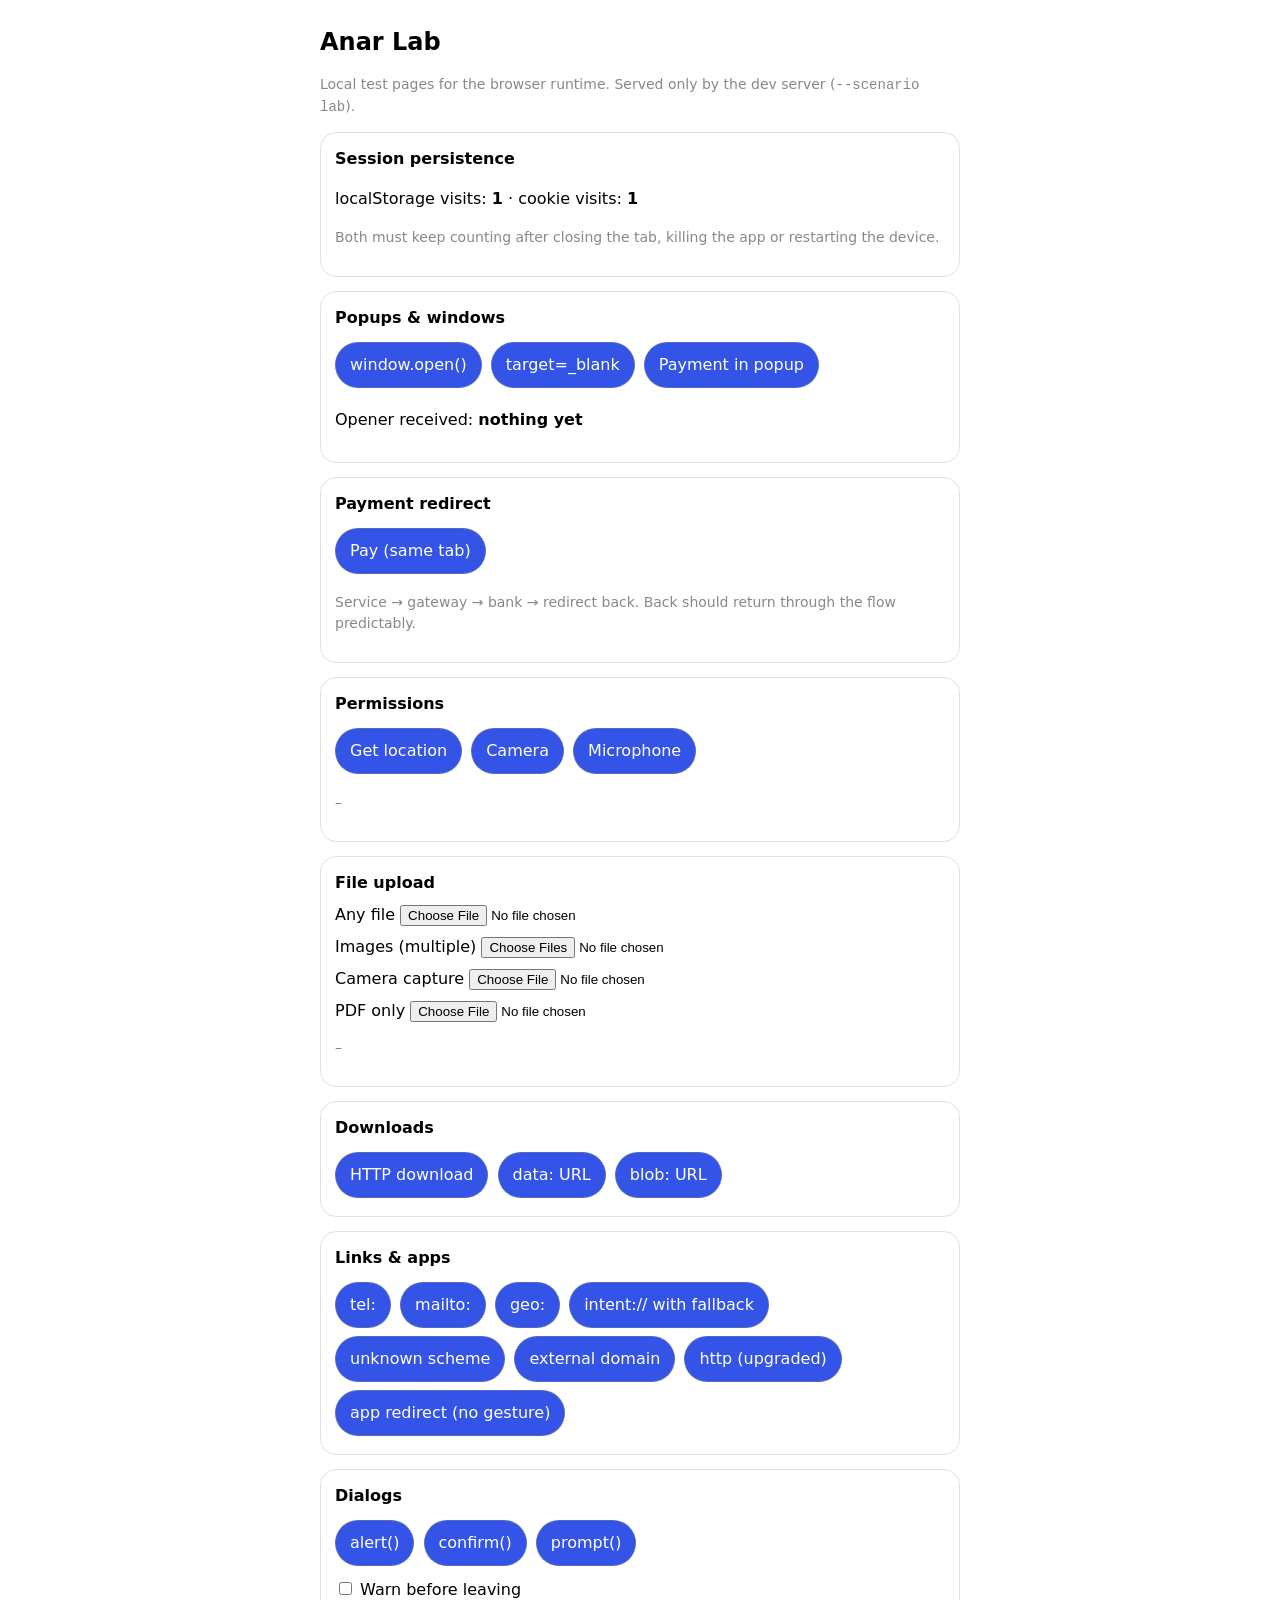
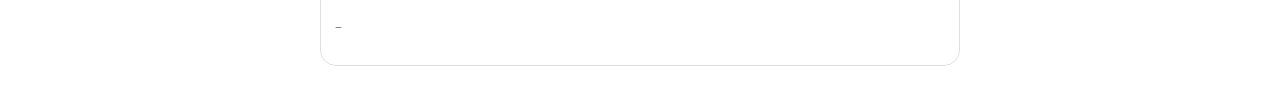
<file: public/lab/index.html>
<!doctype html>
<html lang="en">
<head>
<meta charset="utf-8">
<meta name="viewport" content="width=device-width, initial-scale=1">
<title>Anar Lab</title>
<link rel="stylesheet" href="lab.css">
</head>
<body>
<h1>Anar Lab</h1>
<p class="muted">Local test pages for the browser runtime. Served only by the dev server (<code>--scenario lab</code>).</p>

<section>
  <h2>Session persistence</h2>
  <p>localStorage visits: <b id="ls">–</b> · cookie visits: <b id="ck">–</b></p>
  <p class="muted">Both must keep counting after closing the tab, killing the app or restarting the device.</p>
</section>

<section>
  <h2>Popups &amp; windows</h2>
  <button onclick="window.open('popup.html', '_blank')">window.open()</button>
  <a class="button" href="popup.html" target="_blank">target=_blank</a>
  <button onclick="openPayPopup()">Payment in popup</button>
  <p>Opener received: <b id="msg">nothing yet</b></p>
</section>

<section>
  <h2>Payment redirect</h2>
  <a class="button" href="gateway.html?return=return.html">Pay (same tab)</a>
  <p class="muted">Service → gateway → bank → redirect back. Back should return through the flow predictably.</p>
</section>

<section>
  <h2>Permissions</h2>
  <button onclick="locate()">Get location</button>
  <button onclick="media({video: true})">Camera</button>
  <button onclick="media({audio: true})">Microphone</button>
  <p id="perm" class="muted">–</p>
</section>

<section>
  <h2>File upload</h2>
  <label>Any file <input type="file"></label>
  <label>Images (multiple) <input type="file" accept="image/*" multiple></label>
  <label>Camera capture <input type="file" accept="image/*" capture="environment"></label>
  <label>PDF only <input type="file" accept=".pdf,application/pdf"></label>
  <p id="files" class="muted">–</p>
</section>

<section>
  <h2>Downloads</h2>
  <a class="button" href="sample.txt" download>HTTP download</a>
  <a class="button" id="datalink" download="invoice.txt">data: URL</a>
  <button onclick="blobDownload()">blob: URL</button>
</section>

<section>
  <h2>Links &amp; apps</h2>
  <a class="button" href="tel:+982100000000">tel:</a>
  <a class="button" href="mailto:support@example.com">mailto:</a>
  <a class="button" href="geo:35.6997,51.3380">geo:</a>
  <a class="button" href="intent://scan/#Intent;scheme=zxing;package=com.google.zxing.client.android;S.browser_fallback_url=https%3A%2F%2Fexample.org%2F;end">intent:// with fallback</a>
  <a class="button" href="bankapp://pay?amount=1000">unknown scheme</a>
  <a class="button" href="https://example.com/">external domain</a>
  <a class="button" href="http://neverssl.com/">http (upgraded)</a>
  <button onclick="setTimeout(() => location.href = 'bankapp://redirect', 300)">app redirect (no gesture)</button>
</section>

<section>
  <h2>Dialogs</h2>
  <button onclick="alert('Hello from the lab')">alert()</button>
  <button onclick="document.getElementById('dlg').textContent = confirm('Proceed?')">confirm()</button>
  <button onclick="document.getElementById('dlg').textContent = prompt('Your name?', 'Sara')">prompt()</button>
  <label><input type="checkbox" onchange="window.onbeforeunload = this.checked ? () => 'x' : null"> Warn before leaving</label>
  <p id="dlg" class="muted">–</p>
</section>

<script src="lab.js"></script>
</body>
</html>
</file>
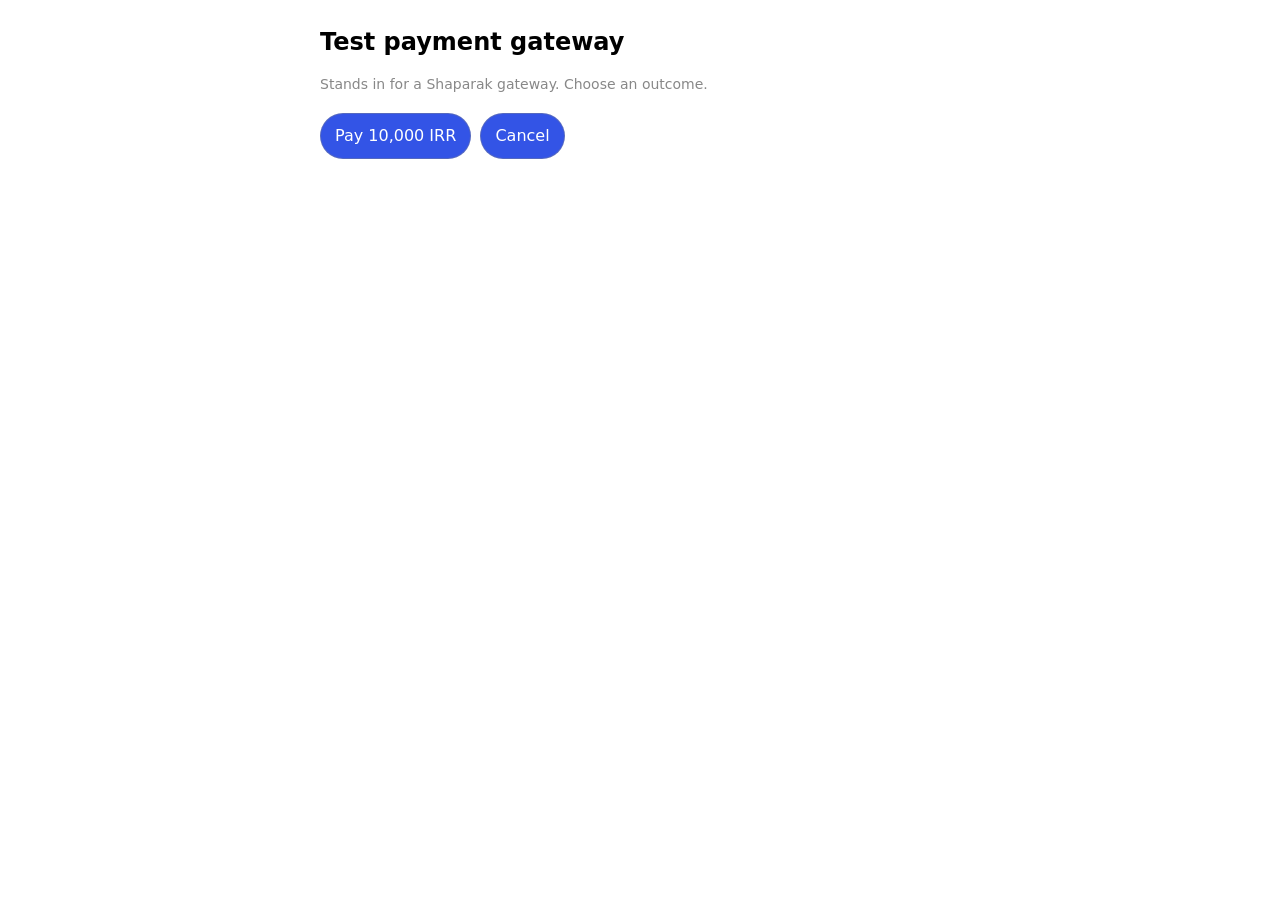
<file: public/lab/gateway.html>
<!doctype html>
<html><head><meta charset="utf-8"><meta name="viewport" content="width=device-width, initial-scale=1">
<title>Test gateway</title><link rel="stylesheet" href="lab.css"></head>
<body>
<h1>Test payment gateway</h1>
<p class="muted">Stands in for a Shaparak gateway. Choose an outcome.</p>
<button onclick="finish('ok')">Pay 10,000 IRR</button>
<button onclick="finish('cancel')">Cancel</button>
<script>
const params = new URLSearchParams(location.search);
function finish(result) {
  const target = `${params.get('return')}?result=${result}&ref=${Math.floor(Math.random() * 1e8)}`;
  if (params.get('popup') && window.opener) {
    window.opener.postMessage({ payment: result }, '*');
    window.close();
  } else {
    location.replace(target);  // gateways redirect back with a reference
  }
}
</script>
</body></html>
</file>
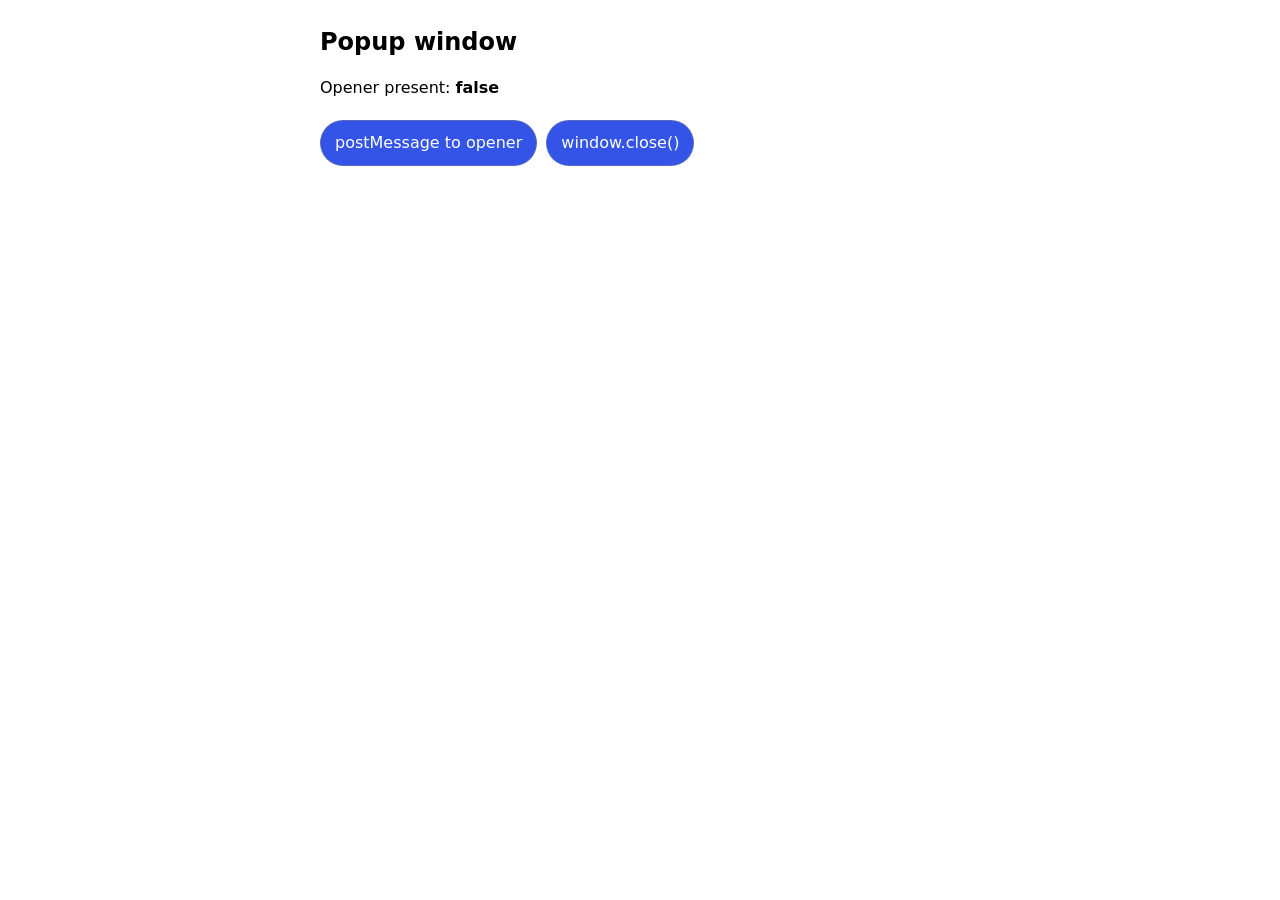
<file: public/lab/popup.html>
<!doctype html>
<html><head><meta charset="utf-8"><meta name="viewport" content="width=device-width, initial-scale=1">
<title>Lab popup</title><link rel="stylesheet" href="lab.css"></head>
<body>
<h1>Popup window</h1>
<p>Opener present: <b id="op"></b></p>
<button onclick="window.opener && window.opener.postMessage({from: 'popup', at: Date.now()}, '*')">postMessage to opener</button>
<button onclick="window.close()">window.close()</button>
<script>document.getElementById('op').textContent = !!window.opener;</script>
</body></html>
</file>
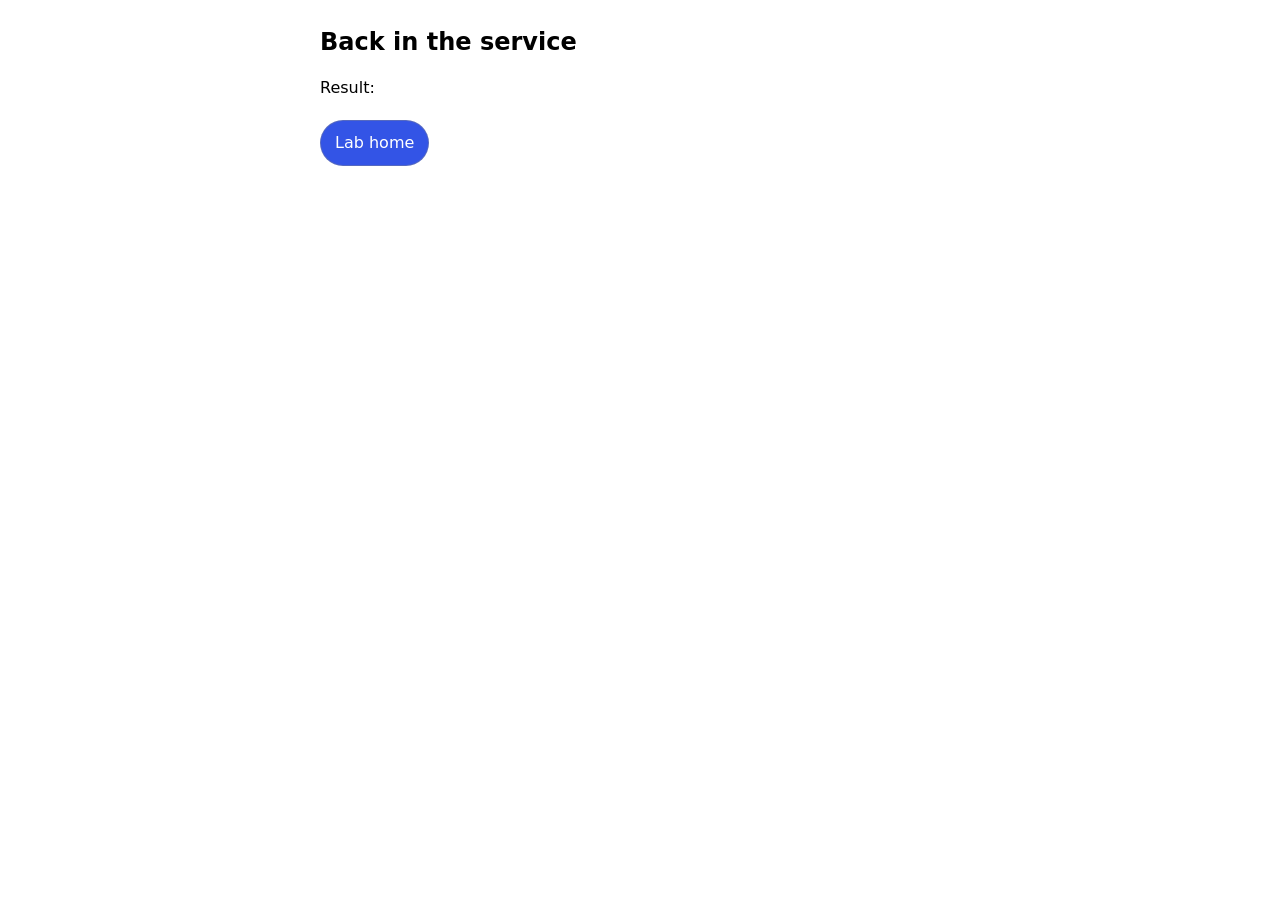
<file: public/lab/return.html>
<!doctype html>
<html><head><meta charset="utf-8"><meta name="viewport" content="width=device-width, initial-scale=1">
<title>Payment result</title><link rel="stylesheet" href="lab.css"></head>
<body>
<h1>Back in the service</h1>
<p>Result: <b id="r"></b></p>
<a class="button" href="index.html">Lab home</a>
<script>document.getElementById('r').textContent = new URLSearchParams(location.search).get('result');</script>
</body></html>
</file>
<file: public/lab/lab.css>
:root { color-scheme: light dark; font-family: system-ui, sans-serif; }
body { margin: 0 auto; max-width: 640px; padding: 16px; line-height: 1.5; }
h1 { font-size: 24px; margin: 8px 0; }
h2 { font-size: 16px; margin: 0 0 8px; }
section { border: 1px solid #8884; border-radius: 16px; padding: 14px; margin: 14px 0; }
button, .button { display: inline-block; margin: 4px 4px 4px 0; padding: 10px 14px; border-radius: 999px; border: 1px solid #8886; background: #3354e6; color: #fff; font: inherit; text-decoration: none; }
label { display: block; margin: 8px 0; }
.muted { color: #888; font-size: 14px; }
</file>
